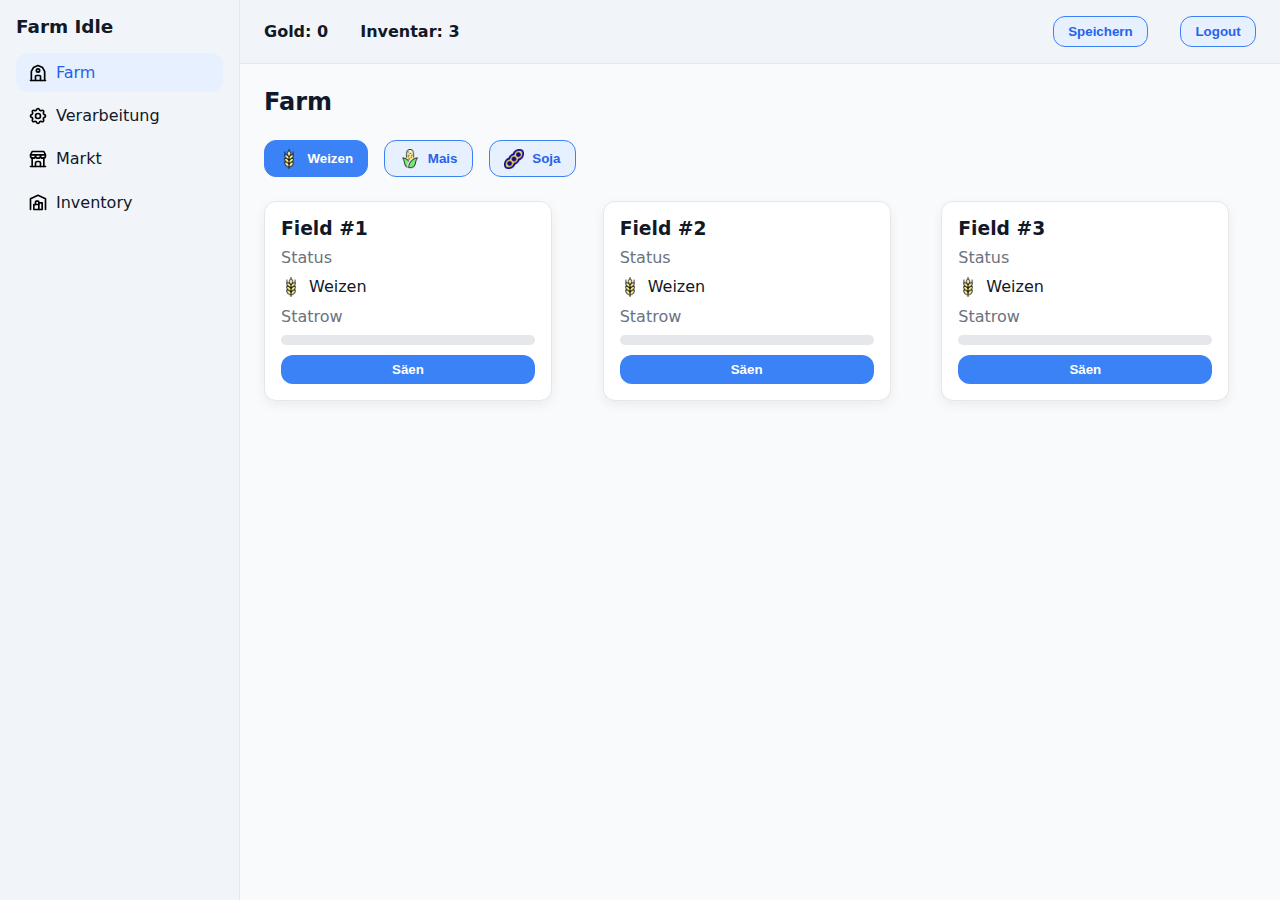
<file: index.html>
<!DOCTYPE html>
<html lang="de">

<head>
    <meta charset="UTF-8" />
    <meta name="viewport" content="width=device-width, initial-scale=1.0" />
    <title>Farm-Idle</title>

    <link rel="stylesheet" href="./style/style.css">

    <script defer src="./js/config.js"></script>
    <script defer src="./js/base.js"></script>
    <script defer src="./js/inventory.js"></script>
</head>

<body>
    <div class="layout">
        <!-- Seitenbar -->
        <aside class="sidebar">
            <strong>Farm Idle</strong>
            <ul class="nav">
                <li><a href="#tab-farm" id="nav-farm" class="active"><img class="icon"
                            src="./img/svg/building-cottage.svg" alt="Farm" />Farm</a></li>
                <li><a href="#tab-process" id="nav-process"><img class="icon" src="./img/svg/settings.svg"
                            alt="Verarbeitung" />Verarbeitung</a></li>
                <li><a href="#tab-markt" id="nav-markt"><img class="icon" src="./img/svg/building-store.svg"
                            alt="Markt" />Markt</a></li>
                <li><a href="#tab-inventory" id="nav-inventory"><img class="icon" src="./img/svg/building-warehouse.svg"
                            alt="Inventory" />Inventory</a></li>
            </ul>
        </aside>

        <!-- Hud Header -->
        <div class="content">
            <header class="topbar">
                <div class="hud"><span>Gold: <b id="hud-gold">0</b></span><span>Inventar: <b
                            id="hud-inventory">0</b></span>
                </div>
                <div class="hud">
                    <button type="button" class="btn btn-ghost" id="btn-save"><b>Speichern</b></button>
                    <button type="button" class="btn btn-ghost" id="btn-logout"><b>Logout</b></button>
                </div>
            </header>

            <main>

                <!-- Farm-Tab -->
                <section id="tab-farm" class="is-active">
                    <h2 class="tab-title">Farm</h2>

                    <!-- Saat -->
                    <nav class="toolbar">
                        <button type="button" class="btn btn-ghost"><img class="icon"
                                src="./img/Crops/Farming-Wheat.png" alt="Weizen" /><b>Weizen</b></button>
                        <button type="button" class="btn btn-ghost"><img class="icon"
                                src="./img/Crops/Vegetables-Cornpng.png" alt="Mais" /><b>Mais</b></button>
                        <button type="button" class="btn btn-ghost"><img class="icon"
                                src="./img/Crops/Allergens-Soy-Bean.png" alt="Soja" /><b>Soja</b></button>
                    </nav>

                    <!-- Felder Card -->
                    <div class="grid">
                        <article class="card">
                            <h3>Field #1</h3>
                            <p class="muted">Status</p>
                            <div class="row"><img class="icon" src="./img/Crops/Farming-Wheat.png" alt="Weizen" />Weizen
                            </div>
                            <div class="row muted">Statrow</div>
                            <div class="progress" data-value="40"></div>
                            <button class="btn">Säen</button>
                        </article>

                        <article class="card">
                            <h3>Field #2</h3>
                            <p class="muted">Status</p>
                            <div class="row"><img class="icon" src="./img/Crops/Farming-Wheat.png" alt="Weizen" />Weizen
                            </div>
                            <div class="row muted">Statrow</div>
                            <div class="progress" data-value="10"></div>
                            <button class="btn">Säen</button>
                        </article>

                        <article class="card">
                            <h3>Field #3</h3>
                            <p class="muted">Status</p>
                            <div class="row"><img class="icon" src="./img/Crops/Farming-Wheat.png" alt="Weizen" />Weizen
                            </div>
                            <div class="row muted">Statrow</div>
                            <div class="progress" data-value="0"></div>
                            <button class="btn">Säen</button>
                        </article>

                        <!-- Template -->
                        <template id="tpl-field">
                            <article class="card" data-field-id="">
                                <h3 data-ref="title">Field #X</h3>
                                <p class="muted" data-ref="status">Status</p>
                                <div class="row">
                                    <img class="icon" data-ref="cropIcon" alt="" />
                                    <span data-ref="cropName">Crop</span>
                                </div>
                                <div class="row muted" data-ref="stats">—</div>
                                <div class="progress" data-value="0"></div>
                                <button class="btn" data-action="sow">Säen</button>
                            </article>
                        </template>
                    </div>
                </section>

                <!-- Verarbeitung -->
                <section id="tab-process">
                    <h2 class="tab-title">Verarbeitung</h2>

                    <!-- Rezepte Card -->
                    <div class="grid">
                        <article class="card">
                            <h3>Rezept #1</h3>
                            <p class="subtext">Weizen → Mehl (30s)</p>
                            <div class="row"><img class="icon" src="./img/Process/Cake-Flour.png"
                                    alt="Mehl" /><span>Mehl</span></div>
                            <div class="row"><span>Kosten:</span><span>2</span><img class="icon"
                                    src="./img/Crops/Farming-Wheat.png" alt="Weizen" /></div>
                            <div class="row"><span>Verfügbar:</span><span>x</span><img class="icon"
                                    src="./img/Crops/Farming-Wheat.png" alt="Weizen" /></div>
                            <button class="btn">Start</button>
                        </article>

                        <article class="card">
                            <h3>Rezept #2</h3>
                            <p class="subtext">Mais → Popcorn (45s)</p>
                            <div class="row"><img class="icon" src="./img/Process/Popcorn.svg"
                                    alt="Popcorn" /><span>Popcorn</span>
                            </div>
                            <div class="row"><span>Kosten:</span><span>2</span><img class="icon"
                                    src="./img/Crops/Vegetables-Cornpng.png" alt="Mais" /></div>
                            <div class="row"><span>Verfügbar:</span><span>x</span><img class="icon"
                                    src="./img/Crops/Vegetables-Cornpng.png" alt="Mais" /></div>
                            <button class="btn">Start</button>
                        </article>

                        <article class="card">
                            <h3>Rezept #3</h3>
                            <p class="subtext">Soja → Öl (60s)</p>
                            <div class="row"><img class="icon" src="./img/Process/soy_glass_5037435.png"
                                    alt="Soja Öl" /><span>Soja
                                    Öl</span></div>
                            <div class="row"><span>Kosten:</span><span>2</span><img class="icon"
                                    src="./img/Crops/Allergens-Soy-Bean.png" alt="Soja" /></div>
                            <div class="row"><span>Verfügbar:</span><span>x</span><img class="icon"
                                    src="./img/Crops/Allergens-Soy-Bean.png" alt="Soja" /></div>
                            <button class="btn">Start</button>
                        </article>

                        <!-- Template -->
                        <template id="tpl-recipe">
                            <article class="card" data-recipe-id="">
                                <h3 data-ref="title">Rezept</h3>
                                <p class="subtext" data-ref="subtitle">A → B (Xs)</p>
                                <div class="row">
                                    <img class="icon" data-ref="outIcon" alt="" />
                                    <span data-ref="outName">Output</span>
                                </div>
                                <div class="row">
                                    <span>Kosten:</span>
                                    <span data-ref="costAmount">0</span>
                                    <img class="icon" data-ref="costIcon" alt="" />
                                </div>
                                <div class="row">
                                    <span>Verfügbar:</span>
                                    <span data-ref="available">0</span>
                                    <img class="icon" data-ref="availIcon" alt="" />
                                </div>
                                <button class="btn" data-action="start">Start</button>
                            </article>
                        </template>
                    </div>

                    <!-- Aktive Jobs -->
                    <h3 class="tab-title">Aktive Jobs <small>0/3</small></h3>
                    <div class="grid">
                        <article class="card">
                            <div class="row"><img class="icon" src="./img/Process/Cake-Flour.png"
                                    alt="" /><strong>Mehl</strong><span class="badge">läuft</span></div>
                            <div class="progress" data-value="66"></div>
                            <div class="row spread"><small>Noch 25 s</small><button
                                    class="btn btn-ghost">Abbrechen</button></div>
                        </article>

                        <article class="card">
                            <div class="row"><img class="icon" src="./img/Process/Cake-Flour.png"
                                    alt="" /><strong>Mehl</strong><span class="badge">läuft</span></div>
                            <div class="progress" data-value="20"></div>
                            <div class="row spread"><small>Noch 25 s</small><button
                                    class="btn btn-ghost">Abbrechen</button></div>
                        </article>

                        <!-- Template -->
                        <template id="tpl-job">
                            <article class="card" data-job-id="">
                                <div class="row">
                                    <img class="icon" data-ref="prodIcon" alt="" />
                                    <strong data-ref="prodName">Produkt</strong>
                                    <span class="badge" data-ref="state">läuft</span>
                                </div>
                                <div class="progress" data-value="0"></div>
                                <div class="row spread">
                                    <small data-ref="timeLeft">Noch 0 s</small>
                                    <button class="btn btn-ghost" data-action="cancel">Abbrechen</button>
                                </div>
                            </article>
                        </template>
                    </div>
                </section>

                <!-- Markt Tab -->
                <section id="tab-markt">
                    <h2 class="tab-title">Markt</h2>
                    <h3 class="tab-subtitle">Aktuelle Marktpreise</h3>

                    <!-- Markt Card -->
                    <div class="grid">
                        <article class="card">
                            <h3 class="item-title">Weizen</h3>
                            <p class="subtext price">Preis/Stück: 1.20 G</p>
                            <div class="row"><img class="icon" src="./img/Crops/Farming-Wheat.png"
                                    alt="Weizen" /><span>Bestand <b class="stock">12</b></span></div>
                            <div class="stack">
                                <label class="row">Menge: <input class="qty" type="number" value="10" min="1"
                                        step="1" /></label>
                                <button type="button" class="btn">Verkaufen</button>
                            </div>
                        </article>

                        <article class="card">
                            <h3 class="item-title">Weizen</h3>
                            <p class="subtext price">Preis/Stück: 1.20 G</p>
                            <div class="row"><img class="icon" src="./img/Crops/Farming-Wheat.png"
                                    alt="Weizen" /><span>Bestand <b class="stock">12</b></span></div>
                            <div class="stack">
                                <label class="row">Menge: <input class="qty" type="number" value="10" min="1"
                                        step="1" /></label>
                                <button type="button" class="btn">Verkaufen</button>
                            </div>
                        </article>

                        <!-- Template -->
                        <template id="tpl-market-item">
                            <article class="card" data-item-id="">
                                <h3 class="item-title" data-ref="itemName">Item</h3>
                                <p class="subtext price">Preis/Stück: <span data-ref="price">0</span> <span
                                        data-ref="unit">G</span></p>
                                <div class="row">
                                    <img class="icon" data-ref="icon" alt="" />
                                    <span>Bestand <b class="stock" data-ref="stock">0</b></span>
                                </div>
                                <div class="stack">
                                    <label class="row">Menge:
                                        <input class="qty" type="number" value="1" min="1" step="1" data-ref="qty" />
                                    </label>
                                    <button type="button" class="btn" data-action="sell">Verkaufen</button>
                                </div>
                            </article>
                        </template>
                    </div>
                </section>

                <!-- Inventar Tab -->
                <section id="tab-inventory">
                    <h2 class="tab-title">Inventory</h2>

                    <!-- Inventar Card -->
                    <div id="inv-list" class="grid">

                        <!-- Template -->
                        <template id="tpl-inventory-item">
                            <article class="card" data-item-id="">
                                <h3 class="item-title" data-ref="itemName">Item</h3>
                                <div class="row">
                                    <img class="icon" data-ref="icon" alt="" />
                                    <span>Bestand: <b class="stock" data-ref="stock">0</b></span>
                                </div>
                            </article>
                        </template>

                    </div>


                </section>
            </main>
        </div>
    </div>
</body>

</html>
</file>
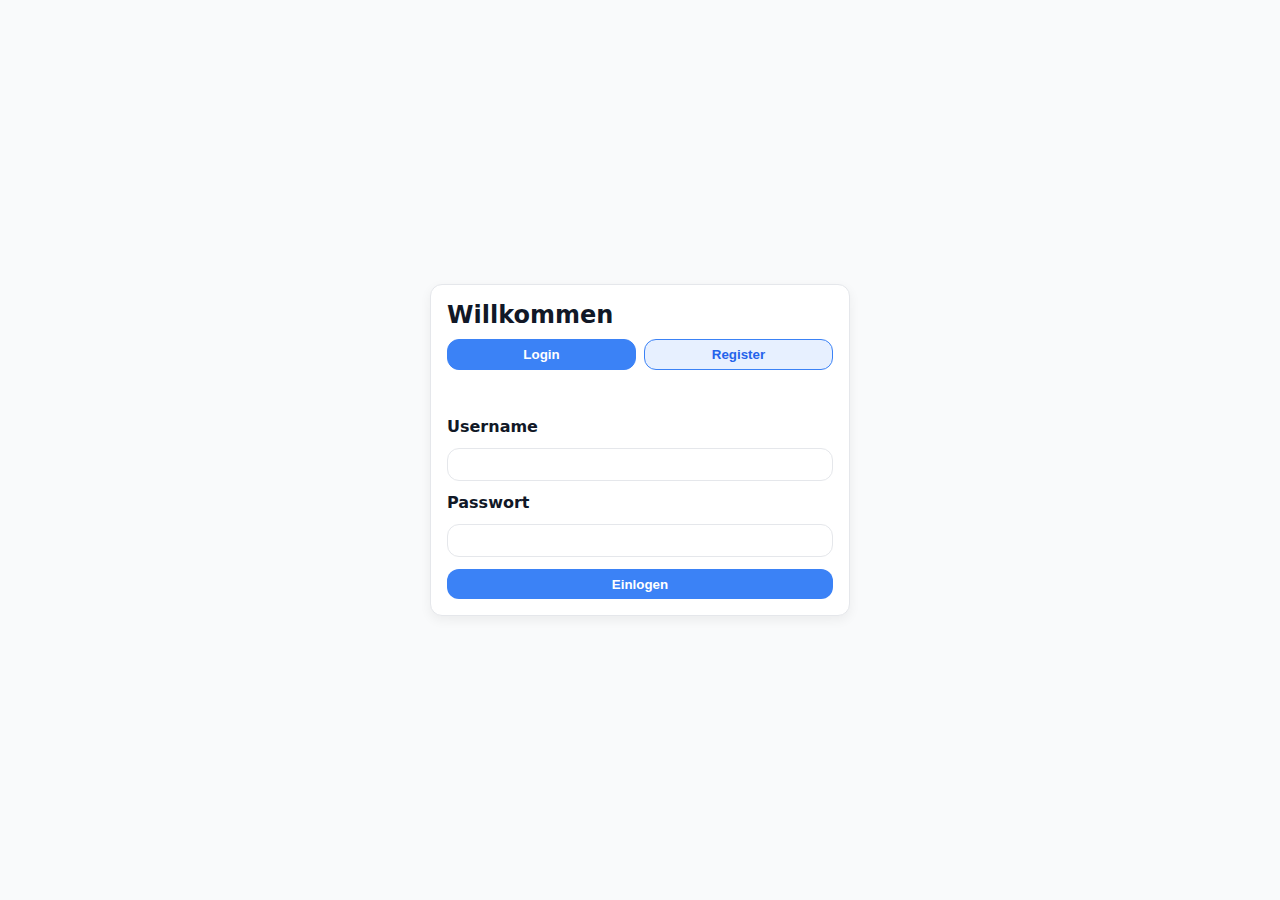
<file: login.html>
<!DOCTYPE html>
<html lang="en">

<head>
    <meta charset="UTF-8">
    <meta name="viewport" content="width=device-width, initial-scale=1.0">
    <title>Farm-Idle</title>
    <link rel="stylesheet" href="./style/style.css">
</head>

<body>

    <div class="auth-wrap">
        <div class="card auth-card">
            <h2>Willkommen</h2>

            <!-- Register / Login -->
            <div class="tabs">
                <button class="btn btn-ghost" data-tab="login">Login</button>
                <button class="btn btn-ghost" data-tab="register">Register</button>
            </div>

            <!-- Messages -->
            <div class="msg" id="msg"> </div>

            <!-- Login -->
            <form action="./php/login.php" id="panel-login" class="stack" method="post">
                <label>Username</label>
                <input type="text" name="login" required>

                <label>Passwort</label>
                <input type="password" name="password" required>

                <button type="button" class="btn">Einlogen</button>
            </form>

            <!-- Register -->
            <form action="./php/register.php" id="panel-register" class="stack hidden" method="post">
                <label>Username</label>
                <input type="text" name="login" required>

                <label>Passwort</label>
                <input type="password" name="password1" required>

                <label>Passwort wiederholen</label>
                <input type="password" name="password2" required>

                <button type="button" class="btn">Registrieren</button>
            </form>
        </div>
    </div>

<script src="./js/auth.js"></script>
</body>

</html>
</file>
<file: style/style.css>
/* Reset */
* {
    margin: 0;
    padding: 0;
    box-sizing: border-box;
}

html,
body {
    height: 100%;
}

body {
    font-family: system-ui, Segoe UI, Roboto, Arial, sans-serif;
    background: var(--bg-page);
    color: var(--text);
}

:root {
    --bg-page: #f9fafb;
    --bg-elev: #fff;
    --bg-toolbar: #f1f5f9;
    --text: #111827;
    --muted: #6b7280;
    --border: #e5e7eb;
    --shadow: 0 4px 12px rgba(0, 0, 0, .06);
    --accent: #3b82f6;
    --accent-2: #2563eb;
    --accent-weak: #e7f0ff;
    --ok: #16a34a;
    --warn: #f59e0b;
    --danger: #ef4444;

    --r: 12px;
    --s-1: .5rem;
    --s-2: .75rem;
    --s-3: 1rem;
    --s-4: 1.5rem;

    --card-min: 14rem;
    --card-max: 18rem;
}

.layout {
    display: flex;
    min-height: 100vh;
}

.content {
    display: flex;
    flex-direction: column;
    flex: 1;
}

.sidebar {
    background: var(--bg-toolbar);
    border-right: 1px solid var(--border);
    padding: var(--s-3);
    width: 240px;
    flex: 0 0 240px;
}

.sidebar strong {
    display: block;
    font-size: 1.15rem;
}

.nav {
    list-style: none;
    margin-top: var(--s-3);
    display: flex;
    flex-direction: column;
    gap: .25rem;
}

.nav a {
    display: flex;
    align-items: center;
    gap: var(--s-1);
    padding: .6rem var(--s-2);
    color: inherit;
    text-decoration: none;
    border-radius: var(--r);
}

.nav a:hover,
.nav a.active {
    background: var(--accent-weak);
    color: var(--accent-2);
}

.topbar {
    padding: var(--s-3) var(--s-4);
    border-bottom: 1px solid var(--border);
    background: var(--bg-toolbar);
    display: flex;
    justify-content: space-between;

}

.hud {
    display: flex;
    align-self: center;
    gap: 2rem;
    font-weight: 600;
}

main>section {
    display: none;
    padding: var(--s-4);
}

main>section.is-active {
    display: block;
}

.icon {
    width: 20px;
    height: 20px;
    object-fit: contain;
}

.muted {
    color: var(--muted);
}

.subtext {
    color: var(--muted);
    font-size: .95rem;
}

.stack {
    display: flex;
    flex-direction: column;
    gap: var(--s-2);
}

.row {
    display: flex;
    align-items: center;
    gap: .5rem;
}

.row.spread {
    justify-content: space-between;
}

.grid {
    display: grid;
    gap: var(--s-4);
    grid-template-columns: repeat(auto-fit, minmax(var(--card-min), 1fr));
}

.card {
    background: var(--bg-elev);
    border: 1px solid var(--border);
    border-radius: var(--r);
    padding: var(--s-3);
    box-shadow: var(--shadow);
    display: flex;
    flex-direction: column;
    gap: .6rem;
    max-width: var(--card-max);
}

.card:hover {
    transform: translateY(-2px);
    box-shadow: 0 6px 14px rgba(0, 0, 0, .08);
}

.btn {
    background: var(--accent);
    color: #fff;
    border: 0;
    border-radius: var(--r);
    padding: .45rem .9rem;
    font-weight: 600;
    cursor: pointer;
}

.btn:hover {
    background: var(--accent-2);
}

.btn-ghost {
    background: var(--accent-weak);
    color: var(--accent-2);
    border: 1px solid var(--accent);
}

.btn-ghost:hover {
    background: var(--accent);
    color: #fff;
}

.badge {
    margin-left: auto;
    padding: 2px 8px;
    border-radius: var(--r);
    font-size: .8rem;
    font-weight: 600;
    background: var(--accent-weak);
    color: var(--accent-2);
}

.progress {
    height: 10px;
    border-radius: var(--r);
    background: var(--border);
    position: relative;
    overflow: hidden;
}

.progress::after {
    content: "";
    position: absolute;
    inset: 0 auto 0 0;
    width: var(--progress, 0%);
    background: var(--accent);
}

input[type="number"].qty {
    width: 5rem;
    text-align: center;
    border: 1px solid var(--border);
    border-radius: var(--r);
    padding: .35rem .5rem;
}

.tab-title {
    margin-bottom: var(--s-4);
}

.tab-subtitle {
    margin-bottom: var(--s-2);
    color: var(--muted);
}

.toolbar {
    display: flex;
    gap: var(--s-3);
    margin-bottom: var(--s-4);
}

.toolbar .btn {
    display: flex;
    align-items: center;
    gap: var(--s-1);
}

.price {
    font-weight: 600;
}

.toolbar button.active,
.tabs .btn.active {
    background: var(--accent);
    color: #fff;
    border-color: var(--accent);
}


/* Login / Register Page */
.auth-wrap {
    min-height: 100dvh;
    display: flex;
    align-items: center;
    justify-content: center;
    padding: var(--s-4);
}

.auth-card {
    width: 100%;
    max-width: 420px;
}


.tabs {
    display: flex;
    gap: .5rem;
    margin-bottom: var(--s-3);
}

.tabs .btn {
    flex: 1;
}

.hidden {
    display: none;
}

.msg {
    margin-bottom: var(--s-2);
}

.msg.ok {
    color: var(--ok);
}

.msg.err {
    color: var(--danger);
}

.auth-card input[type="text"],
.auth-card input[type="password"] {
    width: 100%;
    border: 1px solid var(--border);
    border-radius: var(--r);
    padding: .5rem .6rem;
}

.auth-card label {
    font-weight: 600;
}

.hud a {
    text-decoration: none;
}

.hud .user {
    color: var(--accent-2);
    margin-right: var(--s-3);
    display: flex;
    align-items: center;
    background-color: var(--accent-weak);
    border-radius: var(--r);
    border: 1px solid var(--accent);
    padding: .45rem .9rem;
}
</file>
